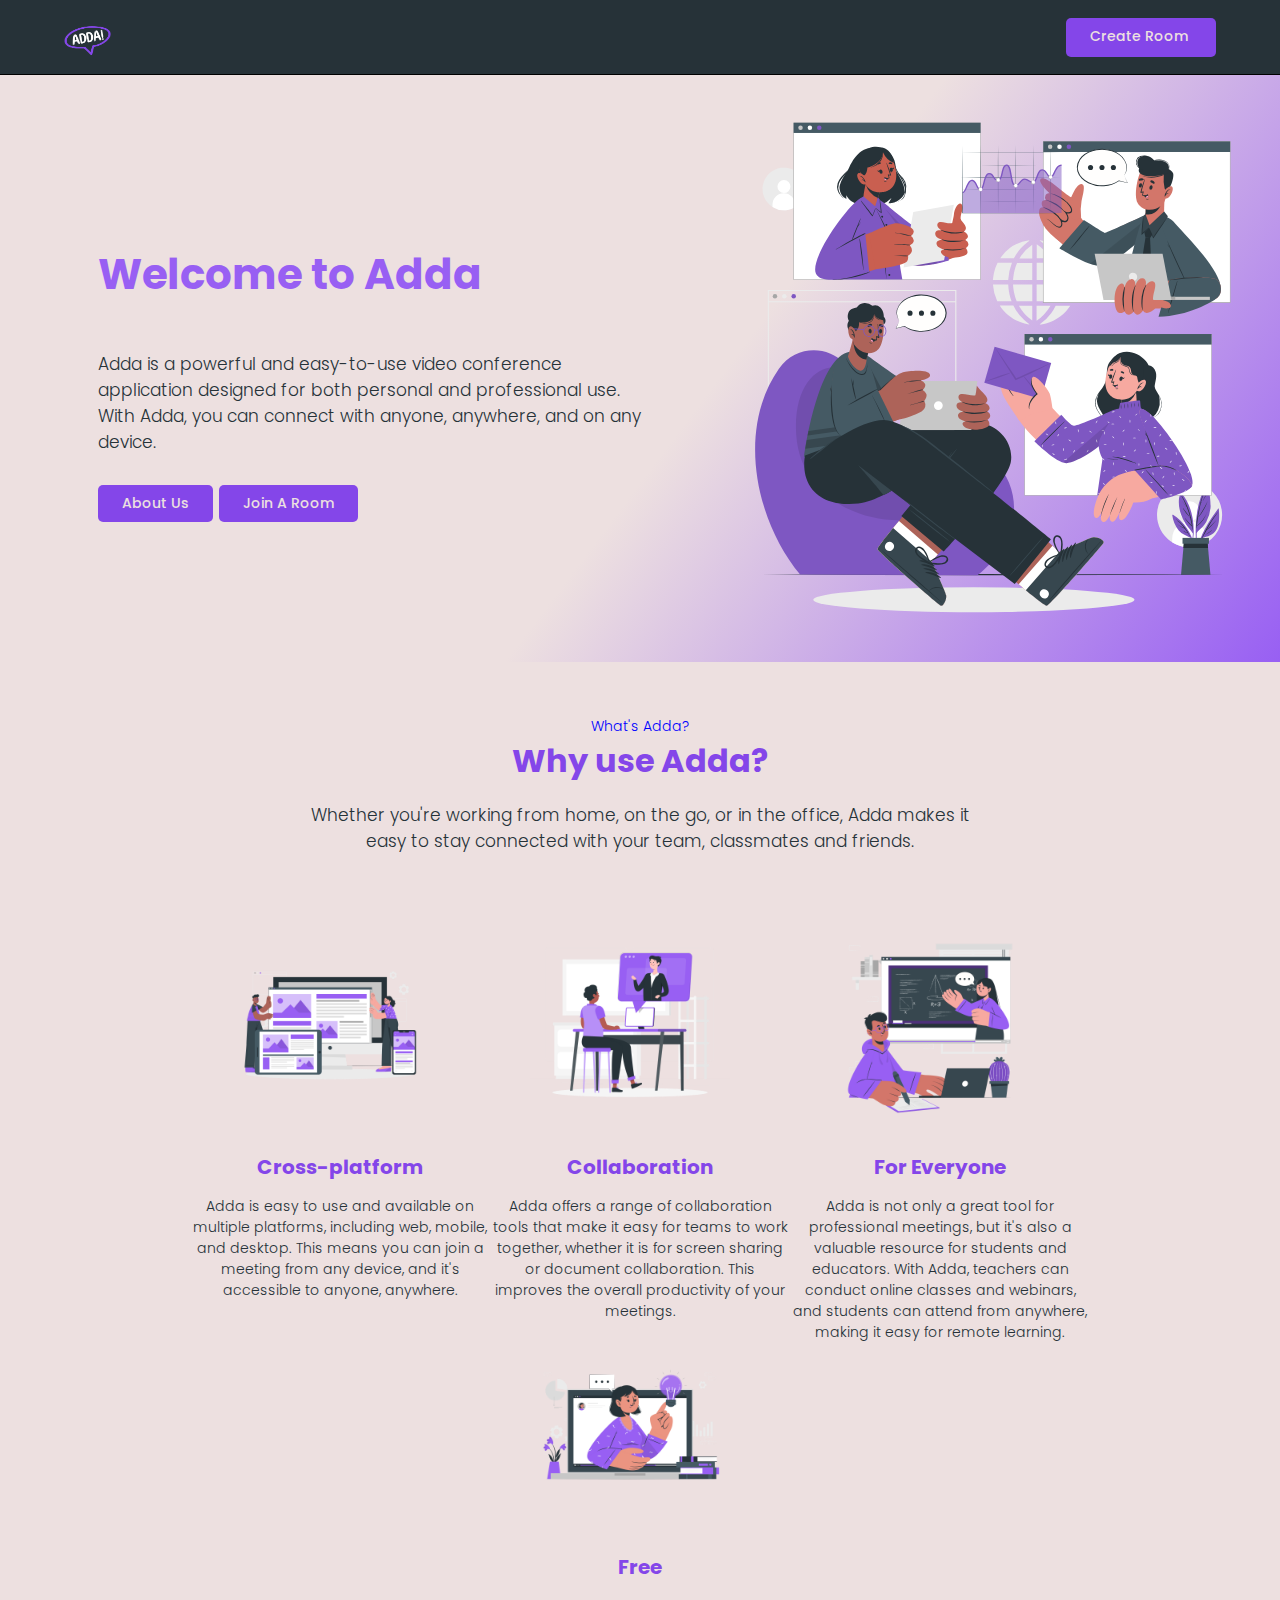
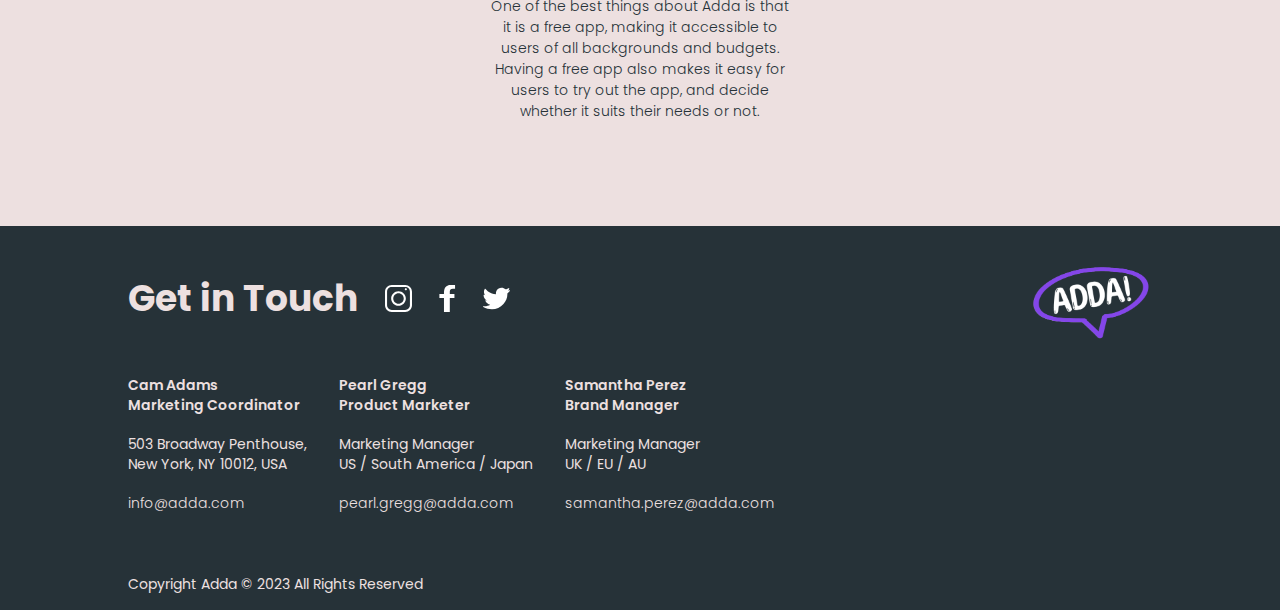
<file: index.html>
<!DOCTYPE html>
<html lang="en">
  <head>
    <meta charset="UTF-8" />
    <meta http-equiv="X-UA-Compatible" content="IE=edge" />
    <meta name="viewport" content="width=device-width, initial-scale=1.0" />
    <link rel="shortcut icon" href="./images/logo.png" />

    <link
      rel="stylesheet"
      type="text/css"
      media="screen"
      href="styles/main.css"
    />
    <link
      rel="stylesheet"
      type="text/css"
      media="screen"
      href="styles/index.css"
    />
    <title>Adda - Home</title>
  </head>
  <body>
    <header id="nav">
      <div class="nav--list">
        <a href="index.html">
          <h3 id="logo">
            <img src="./images/logo.png" alt="Site Logo" />
          </h3>
        </a>
      </div>

      <div>
        <a class="nav__link" id="create__room__btn" href="lobby.html">
          Create Room
          <svg
            xmlns="http://www.w3.org/2000/svg"
            width="24"
            height="24"
            fill="#ede0e0"
            viewBox="0 0 24 24"
          >
            <path
              d="M12 0c-6.627 0-12 5.373-12 12s5.373 12 12 12 12-5.373 12-12-5.373-12-12-12zm6 13h-5v5h-2v-5h-5v-2h5v-5h2v5h5v2z"
            />
          </svg>
        </a>
      </div>
    </header>
    <main class="hero">
      <div class="image__container">
        <img
          class="hero__img"
          src="./images/Remote meeting-cuate.svg"
          alt="meeting illustration"
        />
      </div>
      <div class="text__container">
        <h1 class="hero__header">Welcome to Adda</h1>
        <p class="hero__subtitle">
          Adda is a powerful and easy-to-use video conference application
          designed for both personal and professional use. With Adda, you can
          connect with anyone, anywhere, and on any device.
        </p>
        <div class="hero__btn-container">
          <a href="/index.html">
            <button class="hero__buttons about-us__btn">About Us</button></a
          >
          <a href="./lobby.html">
            <button class="hero__buttons join-room__btn">Join A Room</button></a
          >
        </div>
      </div>
    </main>
    <section class="why-adda__container">
      <div class="why-adda__text-container">
        <p class="why-adda__text-why">What's Adda?</p>
        <h2 class="why-adda__header">Why use Adda?</h2>
        <p class="why-adda__subtitle">
          Whether you're working from home, on the go, or in the office, Adda
          makes it easy to stay connected with your team, classmates and
          friends.
        </p>
      </div>
      <div class="why-add__card-container">
        <div class="why-adda-cards">
          <div class="why-add-card-img-container">
            <img
              class="why-adda__card-img"
              src="./images/screenshare.png"
              alt=""
            />
          </div>
          <h3 class="why-adda__card-header">Cross-platform</h3>
          <p class="why-adda__card-text">
            Adda is easy to use and available on multiple platforms, including
            web, mobile, and desktop. This means you can join a meeting from any
            device, and it's accessible to anyone, anywhere.
          </p>
        </div>
        <div class="why-adda-cards">
          <div class="why-add-card-img-container">
            <img
              class="why-adda__card-img"
              src="./images/conference.png"
              alt=""
            />
          </div>
          <h3 class="why-adda__card-header">Collaboration</h3>
          <p class="why-adda__card-text">
            Adda offers a range of collaboration tools that make it easy for
            teams to work together, whether it is for screen sharing or document
            collaboration. This improves the overall productivity of your
            meetings.
          </p>
        </div>

        <div class="why-adda-cards">
          <div class="why-add-card-img-container">
            <img
              class="why-adda__card-img"
              src="./images/education.png"
              alt=""
            />
          </div>
          <h3 class="why-adda__card-header">For Everyone</h3>
          <p class="why-adda__card-text">
            Adda is not only a great tool for professional meetings, but it's
            also a valuable resource for students and educators. With Adda,
            teachers can conduct online classes and webinars, and students can
            attend from anywhere, making it easy for remote learning.
          </p>
        </div>
        <div class="why-adda-cards">
          <div class="why-add-card-img-container">
            <img class="why-adda__card-img" src="./images/idea.png" alt="" />
          </div>
          <h3 class="why-adda__card-header">Free</h3>
          <p class="why-adda__card-text">
            One of the best things about Adda is that it is a free app, making
            it accessible to users of all backgrounds and budgets. Having a free
            app also makes it easy for users to try out the app, and decide
            whether it suits their needs or not.
          </p>
        </div>
      </div>
    </section>
    <!-- footer section -->
    <footer class="footer">
      <div class="footer__left">
        <div class="footer__top">
          <div class="footer__top-left">
            <h2 class="footer__title">Get in Touch</h2>
            <div class="footer__social">
              <a
                target="_blank"
                class="footer__icon"
                href="http://www.instagram.com"
              >
                <img
                  class="footer__icon-svg"
                  src="./images/icons/Icon-instagram.svg"
                  alt="footer icon instagram"
                />
              </a>
              <a
                target="_blank"
                class="footer__icon"
                href="https://www.facebook.com/"
              >
                <img
                  class="footer__icon-svg"
                  src="./images/icons/Icon-facebook.svg"
                  alt="footer icon facebook"
                />
              </a>
              <a
                target="_blank"
                class="footer__icon"
                href="https://www.twitter.com/"
              >
                <img
                  class="footer__icon-svg"
                  src="./images/icons/Icon-twitter.svg"
                  alt="footer icon twitter"
                />
              </a>
            </div>
          </div>
          <a
            href="./index.html"
            class="navigation__logo navigation__logo--desktop"
            ><img
              class="navigation__svg"
              src="./images/logo.png"
              alt="band logo bandsite"
          /></a>
        </div>
        <div class="footer__contact-info contact-info">
          <ul class="contact-info__list">
            <li class="contact-info__item contact-info__item--bold">
              Cam Adams <br />
              Marketing Coordinator
            </li>
            <li class="contact-info__item">
              503 Broadway Penthouse, <br />
              New York, NY 10012, USA
            </li>
            <li class="contact-info__item">
              <a class="contact-info__email" href="mailto:info@thebeesknees.com"
                >info@adda.com</a
              >
            </li>
          </ul>
          <ul class="contact-info__list">
            <li class="contact-info__item contact-info__item--bold">
              Pearl Gregg <br />
              Product Marketer
            </li>
            <li class="contact-info__item">
              Marketing Manager <br />
              US / South America / Japan
            </li>
            <li class="contact-info__item">
              <a
                class="contact-info__email"
                href="mailto:pearl.gregg@limitlessag.com"
                >pearl.gregg@adda.com</a
              >
            </li>
          </ul>
          <ul class="contact-info__list">
            <li class="contact-info__item contact-info__item--bold">
              Samantha Perez <br />
              Brand Manager
            </li>
            <li class="contact-info__item">
              Marketing Manager <br />
              UK / EU / AU
            </li>
            <li class="contact-info__item">
              <a
                class="contact-info__email"
                href="mailto:cwhyte@archentertainment.com"
                >samantha.perez@adda.com</a
              >
            </li>
          </ul>
        </div>
        <div class="footer__copyright footer__copyright--tablet">
          Copyright Adda © 2023 All Rights Reserved
        </div>
      </div>
      <div class="footer__right">
        <a href="./index.html" class="navigation__logo navigation__logo--mobile"
          ><img
            class="navigation__svg"
            src="./images/logo.png"
            alt="band logo bandsite"
        /></a>

        <div class="footer__copyright footer__copyright--moible">
          Copyright Adda © 2023 All Rights Reserved
        </div>
      </div>
    </footer>
  </body>
</html>
</file>
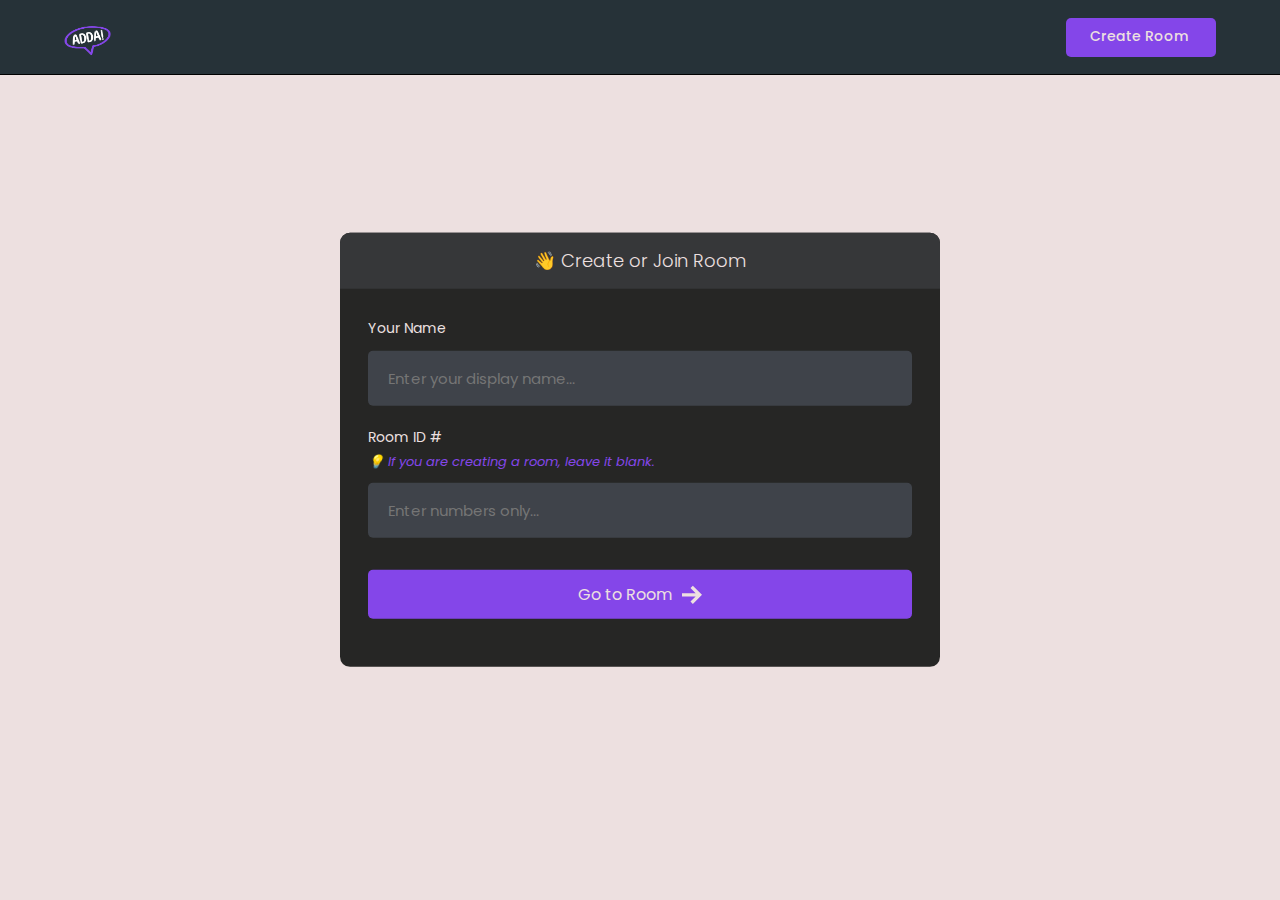
<file: lobby.html>
<!DOCTYPE html>
<html>
  <head>
    <meta charset="utf-8" />
    <meta http-equiv="X-UA-Compatible" content="IE=edge" />
    <title>Adda - Lobby</title>
    <meta name="viewport" content="width=device-width, initial-scale=1" />
    <link rel="shortcut icon" href="./images/logo.png" />

    <link
      rel="stylesheet"
      type="text/css"
      media="screen"
      href="styles/main.css"
    />
    <link
      rel="stylesheet"
      type="text/css"
      media="screen"
      href="styles/lobby.css"
    />
  </head>
  <body>
    <header id="nav">
      <div class="nav--list">
        <a href="index.html">
          <h3 id="logo">
            <img src="./images/logo.png" alt="Site Logo" />
          </h3>
        </a>
      </div>

      <div id="nav__links">
        <a class="nav__link" id="create__room__btn" href="lobby.html">
          Create Room
          <svg
            xmlns="http://www.w3.org/2000/svg"
            width="24"
            height="24"
            fill="#ede0e0"
            viewBox="0 0 24 24"
          >
            <path
              d="M12 0c-6.627 0-12 5.373-12 12s5.373 12 12 12 12-5.373 12-12-5.373-12-12-12zm6 13h-5v5h-2v-5h-5v-2h5v-5h2v5h5v2z"
            />
          </svg>
        </a>
      </div>
    </header>

    <main id="room__lobby__container">
      <div id="form__container">
        <div id="form__container__header">
          <p>👋 Create or Join Room</p>
        </div>

        <form id="lobby__form">
          <div class="form__field__wrapper">
            <label>Your Name</label>
            <input
              type="text"
              name="name"
              required
              placeholder="Enter your display name..."
            />
          </div>

          <div class="form__field__wrapper">
            <label
              >Room ID # <br /><span
                style="color: #8446e9; font-size: 13px; font-style: italic"
              >
                💡 If you are creating a room, leave it blank.</span
              >
            </label>
            <input
              type="number"
              type="text"
              name="room"
              placeholder="Enter numbers only..."
            />
          </div>

          <div class="form__field__wrapper">
            <button type="submit">
              Go to Room
              <svg
                xmlns="http://www.w3.org/2000/svg"
                width="24"
                height="24"
                viewBox="0 0 24 24"
              >
                <path
                  d="M13.025 1l-2.847 2.828 6.176 6.176h-16.354v3.992h16.354l-6.176 6.176 2.847 2.828 10.975-11z"
                />
              </svg>
            </button>
          </div>
        </form>
      </div>
    </main>
  </body>
  <script type="text/javascript" src="js/lobby.js"></script>
</html>
</file>
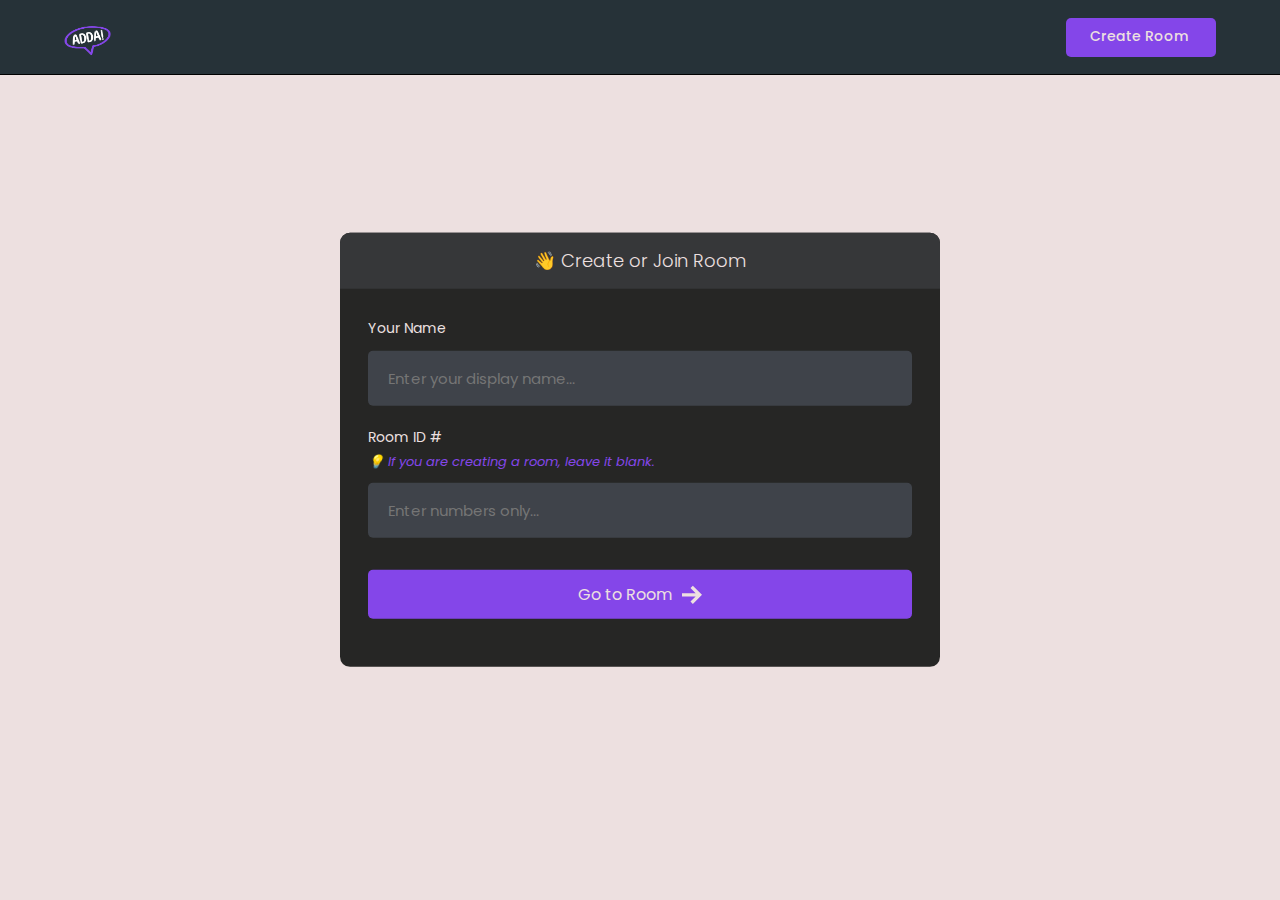
<file: room.html>
<!DOCTYPE html>
<html>
  <head>
    <meta charset="utf-8" />
    <meta http-equiv="X-UA-Compatible" content="IE=edge" />
    <title>Adda - Room</title>
    <meta name="viewport" content="width=device-width, initial-scale=1" />
    <link rel="shortcut icon" href="./images/logo.png" />

    <link
      rel="stylesheet"
      type="text/css"
      media="screen"
      href="styles/main.css"
    />

    <link
      rel="stylesheet"
      type="text/css"
      media="screen"
      href="styles/room.css"
    />
  </head>
  <body>
    <header id="nav-room">
      <div class="nav--list">
        <button id="members__button">
          <svg
            width="24"
            height="24"
            xmlns="http://www.w3.org/2000/svg"
            fill-rule="evenodd"
            clip-rule="evenodd"
          >
            <path
              d="M24 18v1h-24v-1h24zm0-6v1h-24v-1h24zm0-6v1h-24v-1h24z"
              fill="#ede0e0"
            />
            <path d="M24 19h-24v-1h24v1zm0-6h-24v-1h24v1zm0-6h-24v-1h24v1z" />
          </svg>
        </button>
        <a href="index.html">
          <h3 id="logo">
            <img src="./images/logo.png" alt="Site Logo" />
          </h3>
        </a>
      </div>

      <div id="nav__links">
        <button id="chat__button">
          <svg
            width="24"
            height="24"
            xmlns="http://www.w3.org/2000/svg"
            fill-rule="evenodd"
            fill="#ede0e0"
            clip-rule="evenodd"
          >
            <path
              d="M24 20h-3v4l-5.333-4h-7.667v-4h2v2h6.333l2.667 2v-2h3v-8.001h-2v-2h4v12.001zm-15.667-6l-5.333 4v-4h-3v-14.001l18 .001v14h-9.667zm-6.333-2h3v2l2.667-2h8.333v-10l-14-.001v10.001z"
            />
          </svg>
        </button>
        <!-- <a class="nav__link" href="/">
                Lobby
                <svg xmlns="http://www.w3.org/2000/svg" width="24" height="24" fill="#ede0e0" viewBox="0 0 24 24"><path d="M20 7.093v-5.093h-3v2.093l3 3zm4 5.907l-12-12-12 12h3v10h7v-5h4v5h7v-10h3zm-5 8h-3v-5h-8v5h-3v-10.26l7-6.912 7 6.99v10.182z"/></svg>
            </a> -->
        <div class="nav__link" id="create__room__btn">
          Room ID# <span id="roomId">1234</span>
          <svg
            xmlns="http://www.w3.org/2000/svg"
            width="24"
            height="24"
            fill="#ede0e0"
            viewBox="0 0 24 24"
          >
            <path
              d="M12 0c-6.627 0-12 5.373-12 12s5.373 12 12 12 12-5.373 12-12-5.373-12-12-12zm6 13h-5v5h-2v-5h-5v-2h5v-5h2v5h5v2z"
            />
          </svg>
        </div>
      </div>
    </header>

    <main class="container">
      <div id="room__container">
        <section id="members__container">
          <div id="members__header">
            <p>Participants</p>
            <strong id="members__count">0</strong>
          </div>

          <div id="member__list"></div>
        </section>
        <section id="stream__container">
          <div id="stream__box"></div>
          <div id="streams__container"></div>
          <div class="stream__actions">
            <button id="camera-btn" class="active">
              <svg
                xmlns="http://www.w3.org/2000/svg"
                width="24"
                height="24"
                viewBox="0 0 24 24"
              >
                <path
                  d="M5 4h-3v-1h3v1zm10.93 0l.812 1.219c.743 1.115 1.987 1.781 3.328 1.781h1.93v13h-20v-13h3.93c1.341 0 2.585-.666 3.328-1.781l.812-1.219h5.86zm1.07-2h-8l-1.406 2.109c-.371.557-.995.891-1.664.891h-5.93v17h24v-17h-3.93c-.669 0-1.293-.334-1.664-.891l-1.406-2.109zm-11 8c0-.552-.447-1-1-1s-1 .448-1 1 .447 1 1 1 1-.448 1-1zm7 0c1.654 0 3 1.346 3 3s-1.346 3-3 3-3-1.346-3-3 1.346-3 3-3zm0-2c-2.761 0-5 2.239-5 5s2.239 5 5 5 5-2.239 5-5-2.239-5-5-5z"
                />
              </svg>
            </button>
            <button id="mic-btn" class="active">
              <svg
                xmlns="http://www.w3.org/2000/svg"
                width="24"
                height="24"
                viewBox="0 0 24 24"
              >
                <path
                  d="M12 2c1.103 0 2 .897 2 2v7c0 1.103-.897 2-2 2s-2-.897-2-2v-7c0-1.103.897-2 2-2zm0-2c-2.209 0-4 1.791-4 4v7c0 2.209 1.791 4 4 4s4-1.791 4-4v-7c0-2.209-1.791-4-4-4zm8 9v2c0 4.418-3.582 8-8 8s-8-3.582-8-8v-2h2v2c0 3.309 2.691 6 6 6s6-2.691 6-6v-2h2zm-7 13v-2h-2v2h-4v2h10v-2h-4z"
                />
              </svg>
            </button>
            <button id="screen-btn">
              <svg
                xmlns="http://www.w3.org/2000/svg"
                width="24"
                height="24"
                viewBox="0 0 24 24"
              >
                <path
                  d="M0 1v17h24v-17h-24zm22 15h-20v-13h20v13zm-6.599 4l2.599 3h-12l2.599-3h6.802z"
                />
              </svg>
            </button>
            <button id="leave-btn" style="background-color: #ff5050">
              <svg
                xmlns="http://www.w3.org/2000/svg"
                width="24"
                height="24"
                viewBox="0 0 24 24"
              >
                <path
                  d="M16 10v-5l8 7-8 7v-5h-8v-4h8zm-16-8v20h14v-2h-12v-16h12v-2h-14z"
                />
              </svg>
            </button>
          </div>
        </section>

        <section id="messages__container">
          <div id="messages"></div>

          <form id="message__form">
            <input
              type="text"
              name="message"
              placeholder="Send a message...."
            />
          </form>
        </section>
      </div>
    </main>
  </body>
  <script type="text/javascript" src="js/AgoraRTC_N-4.15.1.js"></script>
  <script type="text/javascript" src="js/agora-rtm-sdk-1.5.1.js"></script>
  <script type="text/javascript" src="js/room.js"></script>
  <script type="text/javascript" src="js/room_rtm.js"></script>
  <script type="text/javascript" src="js/room_rtc.js"></script>
</html>
</file>
<file: styles/main.css>
@import url("https://fonts.googleapis.com/css2?family=Poppins:wght@400;500;600;700;800&display=swap");

* {
  font-family: "Poppins", sans-serif;
}

/* width */
::-webkit-scrollbar {
  width: 7px;
}

/* Track */
::-webkit-scrollbar-track {
  box-shadow: inset 0 0 5px grey;
  border-radius: 10px;
}

/* Handle */
::-webkit-scrollbar-thumb {
  background: #797a79;
  border-radius: 10px;
}

/* Handle on hover */
::-webkit-scrollbar-thumb:hover {
  background: #845695;
}

body {
  background-color: #ede0e0;
  color: #ede0e0;

  font-size: 14px;
  padding: 0;
  margin: 0;
  box-sizing: border-box;
}

p,
a {
  font-weight: 300;
}

.avatar__md {
  height: 40px;
  width: 40px;
  object-fit: cover;
  border-radius: 50%;
}

.avatar__sm {
  height: 30px;
  width: 30px;
  object-fit: cover;
  border-radius: 50%;
}

#nav {
  position: sticky;
  top: 0;
  width: 100%;
  box-sizing: border-box;
  display: flex;
  justify-content: space-between;
  align-items: center;
  border-bottom: 1px solid #000000;
  background-color: #263238;
  text-decoration: none;
  padding: 16px 5%;
  z-index: 999;
}

#nav-room {
  position: fixed;
  top: 0;
  width: 100%;
  box-sizing: border-box;
  display: flex;
  justify-content: space-between;
  align-items: center;
  border-bottom: 1px solid #000000;
  background-color: #263238;
  text-decoration: none;
  padding: 16px 5%;
  z-index: 999;
}

#logo {
  display: flex;
  align-items: center;
  gap: 16px;
  font-size: 22px;
  font-weight: 700;
  line-height: 0;
  margin: 0;
  color: #ebe0e0;
}

@media (max-width: 640px) {
  #logo span {
    display: none;
  }
}

#logo img {
  height: 42px;
}

#nav #nav-room a {
  text-decoration: none;
}

#nav__links {
  display: flex;
  align-items: center;
  column-gap: 2em;
}

.nav__link {
  color: #ede0e0;
  text-decoration: none;
  transition: 1s;
  border-bottom: 2px solid transparent;
  transition: all 0.3s ease-in-out;
  padding-bottom: 1px;
}

@media (max-width: 520px) {
  #nav__links {
    column-gap: 3em;
  }
}

.nav__link:hover {
  color: rgb(230, 228, 228);
  text-decoration: none;
  border-color: #845695;
}

#create__room__btn {
  display: block;
  background-color: #8446e9;
  padding: 8px 24px;
  font-size: 14px;
  font-weight: 500;
  border-radius: 5px;
}

#create__room__btn:hover {
  background-color: #985ff3;
}

.nav--list {
  display: flex;
  gap: 1rem;
  align-items: center;
}

#members__button,
#chat__button {
  display: none;
  cursor: pointer;
  background: transparent;
  border: none;
}

#members__button:hover svg > path,
#chat__button:hover svg,
.nav__link:hover svg {
  fill: #845695;
}

.nav__link svg {
  width: 0;
  height: 0;
}

@media (max-width: 640px) {
  #members__button {
    display: block;
  }

  .nav__link svg {
    width: 1.5rem;
    height: 1.5rem;
  }
  .nav__link,
  #create__room__btn {
    font-size: 0;
    border: none;
  }

  #create__room__btn {
    padding: 0;
    background-color: transparent;
    border-radius: 50%;
  }

  #create__room__btn:hover {
    background-color: transparent;
  }
}
</file>
<file: styles/index.css>
.hero__header {
  color: #985ff3;
}
.hero__subtitle {
  color: #263238;
}

a {
  text-decoration: none;
}

.hero {
  position: relative;
  top: 8%;
  background: rgb(237, 224, 224);
  background: linear-gradient(
    127deg,
    rgba(237, 224, 224, 1) 55%,
    rgba(152, 95, 243, 1) 100%
  );
  padding-bottom: 50px;
}

.text__container {
  padding: 0 50px;
}

.hero__buttons {
  border: none;
  display: block;
  color: #ede0e0;
  background-color: #8446e9;
  padding: 8px 24px;
  font-size: 14px;
  font-weight: 500;
  border-radius: 5px;
  cursor: pointer;
}
.hero__buttons:hover {
  background-color: #985ff3;
}
.hero__img {
  max-width: 700px;
}
.hero__header {
  font-size: 42px;
}

.hero__subtitle {
  margin-bottom: 30px;
  font-size: 17px;
}

.hero__btn-container {
  display: flex;
  gap: 6px;
}

.why-adda__container {
  padding-top: 30px;
  background-color: #ede0e0;
  display: flex;
  flex-direction: column;
  justify-content: center;
  align-items: center;
  margin-bottom: 100px;
}
.why-adda__text-container {
  padding: 0 7%;
  padding-bottom: 20px;
}
.why-adda__text-why {
  color: blue;
  margin-bottom: 0;
}
.why-adda__header {
  margin-top: 0;
  color: #8446e9;
  font-size: 32px;
  margin-bottom: 0px;
}

.why-adda__subtitle {
  color: #263238;
  font-size: 17px;
}

.why-adda-cards {
  height: 300px;
  width: 300px;
  color: #8446e9;
  display: flex;
  flex-direction: column;
  justify-content: space-between;
  align-items: center;
  padding-bottom: 100px;
}
.why-add-card-img-container {
  width: 220px;
}
.why-adda__card-img {
  height: 200px;
}
.why-adda__card-header {
  color: #8446e9;
  margin-bottom: 0;
  font-size: 20px;
}
.why-adda__card-text {
  color: #263238;
  text-align: center;
}
@media (min-width: 768px) {
  .hero {
    top: 0;
    display: flex;
    flex-direction: row-reverse;
    justify-content: center;
    padding: 10px;
    align-items: center;
    max-height: 800px;
  }
  .why-add__card-container {
    display: flex;
    flex-wrap: wrap;
    justify-content: center;
  }
  .why-adda__text-container {
    padding-bottom: 55px;
    display: flex;
    flex-direction: column;
    align-items: center;
    margin-top: 40px;
  }
  .why-adda__subtitle {
    max-width: 700px;
    text-align: center;
  }

  .why-adda__container {
    padding: 0 7%;
  }
  .hero__img {
    min-width: 400px;
  }
  .text__container {
    display: flex;
    flex-direction: column;
    justify-content: center;
    width: 50%;
    padding-left: 7%;
  }
  .image__container {
    width: 50%;
  }
}
@media (min-width: 1800px) {
  .why-add__card-container {
    gap: 60px;
    justify-content: space-around;
  }
}

/* footer stuff */
.footer {
  background-color: #263238;
  color: #ede0e0;
  padding: 0 5%;
  padding-bottom: 1rem;
  padding-top: 1rem;
}
@media (min-width: 1280px) {
  .footer {
    padding: 1rem 10% 1rem;
  }
}
@media (min-width: 768px) {
  .footer__top {
    display: flex;
    align-items: center;
    justify-content: space-between;
    width: 100%;
  }
}
@media (min-width: 768px) {
  .footer__top-left {
    display: flex;
    align-items: center;
  }
}
.footer__title {
  padding-top: 1.5rem;
  margin-top: 0;
  font-size: 24px;
  line-height: 32px;
  font-weight: 700;
}
@media (min-width: 768px) {
  .footer__title {
    font-size: 2.25rem;
    line-height: 2.75rem;
    font-weight: 700;
  }
}
@media (min-width: 768px) {
  .footer__social {
    padding-left: 1.7rem;
  }
}
.footer__icon {
  padding-right: 1.1rem;
  text-decoration: none;
}
.footer__icon-svg {
  width: 1.7rem;
  height: 1.7rem;
}
.footer__copyright {
  margin-top: 1rem;
  font-size: 13px;
  line-height: 18px;
  font-weight: 400;
}
@media (min-width: 768px) {
  .footer__copyright {
    font-size: 0.875rem;
    line-height: 1.25rem;
    font-weight: 400;
  }
}
@media (min-width: 768px) {
  .footer__copyright--moible {
    display: none;
  }
}
.footer__copyright--tablet {
  display: none;
}
@media (min-width: 768px) {
  .footer__copyright--tablet {
    display: block;
  }
}
/* .footer__right {
  margin-top: 1.875rem;
} */

@media (min-width: 768px) {
  .contact-info {
    display: flex;
    justify-content: space-;
  }
}
.contact-info__list {
  list-style: none;
  padding-left: 0;
  font-size: 13px;
  line-height: 18px;
  font-weight: 400;
  padding-bottom: 0.7rem;
}
@media (min-width: 768px) {
  .contact-info__list {
    font-size: 0.875rem;
    line-height: 1.25rem;
    font-weight: 400;
  }
}
.contact-info__item {
  margin-bottom: 0.5rem;
}
@media (min-width: 768px) {
  .contact-info__item {
    margin-right: 2rem;
    padding-bottom: 0.7rem;
  }
}
.contact-info__item--bold {
  font-weight: 600;
}
.contact-info__email {
  text-decoration: none;
  color: #ede0e0;
}
.navigation__logo {
  color: #ffffff;
  font-size: 1.625rem;
  text-decoration: none;
  text-align: center;
  margin-top: 1rem;
}
@media (min-width: 768px) {
  .navigation__logo {
    margin-top: 0;
  }
}
@media (min-width: 768px) {
  .navigation__logo--mobile {
    display: none;
  }
}
.navigation__logo--desktop {
  display: none;
}
@media (min-width: 768px) {
  .navigation__logo--desktop {
    display: block;
  }
}
.navigation__svg {
  max-width: 7.5rem;
}
@media (min-width: 768px) {
  .navigation__svg {
    margin-bottom: 0.25rem;
  }
}
</file>
<file: styles/lobby.css>
#form__container {
  width: 90%;
  max-width: 600px;
  border-radius: 10px;
  background-color: #262625;
  position: fixed;
  top: 50%;
  left: 50%;
  transform: translate(-50%, -50%);
}

#lobby__form {
  padding: 2em;
}

#form__container__header {
  border-radius: 10px 10px 0 0;
  padding: 10px;
  text-align: center;
  background-color: #363739;
  margin: 0;
  font-size: 18px;
  font-size: 300;
  line-height: 0;
}

.form__field__wrapper {
  width: 100%;
  box-sizing: border-box;
  margin-bottom: 20px;
}

.form__field__wrapper label {
  font-size: 14px;
  line-height: 1.7em;
  margin-bottom: 10px;
  display: block;
}

.form__field__wrapper input {
  box-sizing: border-box;
  color: #fff;
  width: 100%;
  margin: 0;
  border: none;
  border-radius: 5px;
  padding: 16px 20px;
  font-size: 15px;
  background-color: #3f434a;
}

.form__field__wrapper button[type="submit"] {
  margin-top: 32px;
  cursor: pointer;
  background-color: #8446e9;
  border: none;
  color: #ede0e0;
  font-size: 16px;
  width: 100%;
  display: flex;
  align-items: center;
  justify-content: center;
  padding: 12px;
  border-radius: 5px;
  gap: 10px;
}

.form__field__wrapper button[type="submit"] svg {
  fill: #ede0e0;
  width: 20px;
}

#avatar__selection {
  margin-right: 10px;
  display: flex;
  gap: 1em;
}

.avatar__option {
  height: 50px;
  width: 50px;
  border-radius: 50%;
  cursor: pointer;
  transition: 0.3s;
  border: 2px solid #797a79;
}

.avatar__option__selected {
  border: 3px solid #8456;
}
</file>
<file: styles/room.css>
.container {
  margin-top: 74px;
  height: clac(100vh - 74px);
  width: 100%;
  position: relative;
}

#room__container {
  position: relative;
  display: flex;
  gap: 3rem;
}

#members__container {
  background-color: #262625;
  border-right: 1px solid #797a79;
  overflow-y: auto;
  width: 90%;
  max-width: 250px;
  position: fixed;
  height: 100%;
  z-index: 999;
}

#members__count {
  background-color: #1d1d1c;
  padding: 7px 15px;
  font-size: 14px;
  font-weight: 600;
  border-radius: 5px;
}

#members__header {
  display: flex;
  justify-content: space-around;
  align-items: center;
  padding: 0 1rem;
  position: fixed;
  font-size: 18px;
  background-color: #323143;
  width: 218px;
}

#member__list {
  display: flex;
  flex-direction: column;
  gap: 1rem;
  padding-top: 5rem;
  padding-bottom: 6.5rem;
}

.members__list::-webkit-scrollbar {
  height: 14px;
}

.member__wrapper {
  display: flex;
  align-items: center;
  column-gap: 10px;
  padding-left: 1em;
}

.green__icon {
  display: block;
  height: 8px;
  width: 8px;
  border-radius: 50%;
  background-color: #2aca3e;
}

.member_name {
  font-size: 14px;
  line-height: 0;
}

#messages__container {
  height: calc(100vh - 85px);
  background-color: #262625;
  right: 0;
  position: absolute;
  width: 100%;
  max-width: 25rem;
  overflow-y: auto;
  border-left: 1px solid #111;
}

#messages {
  width: 100%;
  height: 100%;
  overflow-y: auto;
}

.message__wrapper:last-child {
  margin-bottom: 6.5rem;
}

.message__wrapper {
  display: flex;
  gap: 10px;
  margin: 1em;
}

.message__body {
  background-color: #363739;
  border-radius: 10px;
  padding: 10px 15px;
  width: fit-content;
  max-width: 900px;
}

.message__body strong {
  font-weight: 600;
  color: #ede0e0;
}

.message__body__bot {
  padding: 0 20px;
  max-width: 900px;
  color: #bdbdbd;
}

.message__author {
  margin-right: 10px;
  color: #2aca3e !important;
}

.message__author__bot {
  margin-right: 10px;
  color: #8446e9 !important;
}

.message__text {
  margin: 0;
}

#message__form {
  width: 23.2rem;
  position: fixed;
  bottom: 0;
  display: block;
  background-color: #1a1a1a;
  padding: 1em;
}

#message__form input {
  color: #8446e9;
  width: 100%;
  border: none;
  border-radius: 5px;
  padding: 18px;
  font-size: 14px;
  box-sizing: border-box;
  background-color: #ede0e0;
}

#message__form input:focus {
  outline: none;
}

#message__form input::placeholder {
  color: #707575;
}

#stream__container {
  justify-self: center;
  width: calc(100% - 40.7rem);
  position: fixed;
  left: 15.7rem;
  top: clac(100vh - 72px);
  overflow-y: auto;
  height: 100%;
}

#stream__box {
  background-color: #3f434a;
  height: 60vh;
  display: none;
}

#stream__box .video__container {
  border: 2px solid #000;
  border-radius: 0;
  height: 100% !important;
  width: 100% !important;

  background-size: 300px;
}

#stream__box video {
  border-radius: 0;
}

#streams__container {
  display: flex;
  flex-wrap: wrap;
  gap: 2em;
  justify-content: center;
  align-items: center;
  margin-top: 25px;
  margin-bottom: 225px;
}

.video__container {
  display: flex;
  justify-content: center;
  align-items: center;
  border: 2px solid #8446e9;
  border-radius: 50%;
  cursor: pointer;
  overflow: hidden;
  height: 300px;
  width: 300px;

  background-image: url("/images/logo.png");
  background-repeat: no-repeat;
  background-position: center;
  background-size: 75px;
}

.video-player {
  height: 100%;
  width: 100%;
}

.video-player video {
  border-radius: 50%;
}

@media (max-width: 1400px) {
  .video__container {
    height: 200px;
    width: 200px;
  }
}

@media (max-width: 1200px) {
  #members__container {
    display: none;
  }

  #members__button {
    display: block;
  }

  #stream__container {
    width: calc(100% - 25rem);
    left: 0;
  }
}

@media (max-width: 980px) {
  #stream__container {
    width: calc(100% - 20rem);
    left: 0;
  }
  #messages__container {
    max-width: 20rem;
  }

  #message__form {
    width: 18.2rem;
  }
}

@media (max-width: 768px) {
  #stream__container {
    width: 100%;
  }

  .video__container {
    height: 100px;
    width: 100px;
  }

  #messages__container {
    display: none;
  }

  #chat__button {
    display: block;
  }
}

#stream__box {
  position: relative;
}

.stream__focus {
  width: 100%;
  height: 100%;
}

.stream__focus iframe {
  width: 100%;
  height: 100%;
}

.stream__actions {
  position: fixed;
  bottom: 1rem;
  border-radius: 8px;
  background-color: #1a1a1a60;
  padding: 1rem;
  left: 50%;
  display: flex;
  gap: 1rem;
  transform: translateX(-50%);
}

.stream__actions a,
.stream__actions button {
  cursor: pointer;
  background-color: #262625;
  color: #fff;
  border: none;
  display: flex;
  align-items: center;
  justify-content: center;
  padding: 0.5rem 1rem;
  border-radius: 5px;
  transition: all 0.2s ease-in-out;
}

.stream__actions a svg,
.stream__actions button svg {
  width: 1.5rem;
  height: 1.5rem;
  fill: #ede0e0;
}

.stream__actions a.active,
.stream__actions button.active {
  background-color: #8446e9;
}
.stream__actions a:hover,
.stream__actions button:hover {
  background-color: #266483;
}
</file>
